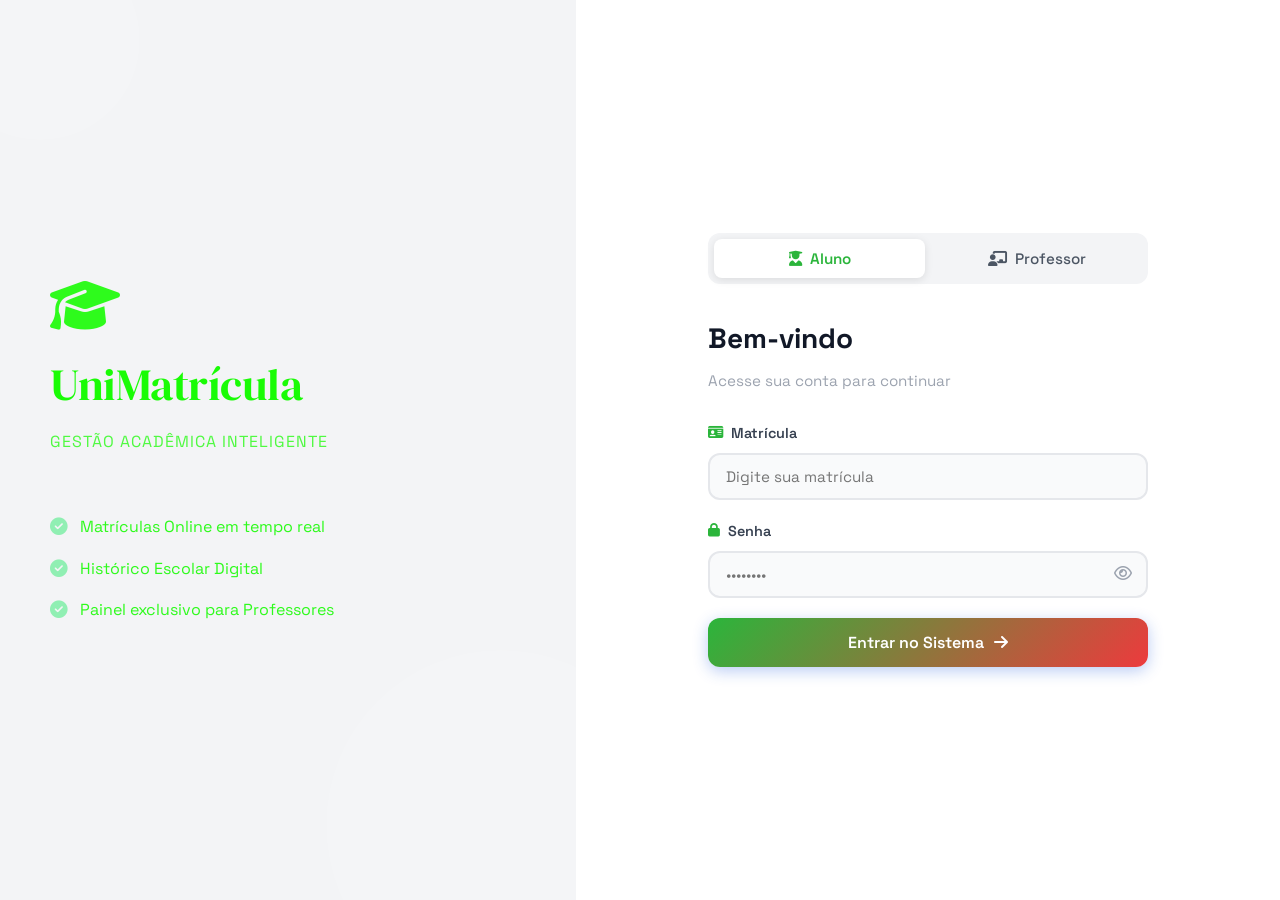
<file: frontend/index.html>
<!DOCTYPE html>
<html lang="pt-BR">
<head>
    <meta charset="UTF-8">
    <meta name="viewport" content="width=device-width, initial-scale=1.0">
    <title>UniMatrícula — Sistema Acadêmico</title>
    
    <link href="https://fonts.googleapis.com/css2?family=DM+Serif+Display&family=Space+Grotesk:wght@300;400;500;600;700&display=swap" rel="stylesheet">
    
    <link rel="stylesheet" href="https://cdnjs.cloudflare.com/ajax/libs/font-awesome/6.4.0/css/all.min.css">
    
    <link rel="stylesheet" href="aula.css">
</head>
<body>

    <section id="tela-login" class="tela ativa">
        
        <div class="login-esquerda">
            <div class="decoracao-circulo c1"></div>
            <div class="decoracao-circulo c2"></div>
            
            <div class="login-brand">
                <i class="fas fa-graduation-cap icone-brand"></i>
                <h1 class="nome-sistema">UniMatrícula</h1>
                <p class="slogan">GESTÃO ACADÊMICA INTELIGENTE</p>
            </div>

            <div class="login-info">
                <div class="info-item"><i class="fas fa-check-circle"></i> Matrículas Online em tempo real</div>
                <div class="info-item"><i class="fas fa-check-circle"></i> Histórico Escolar Digital</div>
                <div class="info-item"><i class="fas fa-check-circle"></i> Painel exclusivo para Professores</div>
            </div>
        </div>

        <div class="login-direita">
            <div class="login-card">
                <div class="tipo-usuario-selector">
                    <button class="btn-tipo ativo" id="btn-tipo-aluno" onclick="setTipoUsuario('aluno')">
                        <i class="fas fa-user-graduate"></i> Aluno
                    </button>
                    <button class="btn-tipo" id="btn-tipo-prof" onclick="setTipoUsuario('professor')">
                        <i class="fas fa-chalkboard-teacher"></i> Professor
                    </button>
                </div>

                <h2 class="login-titulo">Bem-vindo</h2>
                <p class="login-subtitulo">Acesse sua conta para continuar</p>

                <form id="form-login">
                    <div class="campo-form">
                        <label for="login-matricula"><i class="fas fa-id-card"></i> Matrícula</label>
                        <input type="text" id="login-matricula" placeholder="Digite sua matrícula" required>
                    </div>

                    <div class="campo-form">
                        <label for="login-senha"><i class="fas fa-lock"></i> Senha</label>
                        <div class="input-senha-wrapper">
                            <input type="password" id="login-senha" placeholder="••••••••" required>
                            <button type="button" class="btn-olho" onclick="toggleSenha()">
                                <i class="far fa-eye"></i>
                            </button>
                        </div>
                    </div>

                    <button type="submit" class="btn-entrar">
                        <span>Entrar no Sistema</span> <i class="fas fa-arrow-right"></i>
                    </button>
                </form>

                </div>
        </div>
    </section>

    <section id="dashboard" class="tela">
        <nav class="navbar">
            <div class="navbar-brand">
                <i class="fas fa-graduation-cap"></i> <span>UniMatrícula</span>
            </div>
            <div class="navbar-usuario">
                <div class="avatar-usuario" id="avatar-sigla">?</div>
                <span id="nome-usuario-display">Usuário</span>
                <button class="btn-sair" onclick="logout()">
                    <i class="fas fa-sign-out-alt"></i> Sair
                </button>
            </div>
        </nav>

        <main class="dashboard-main">
            <header class="dashboard-header">
                <div>
                    <h2 id="saudacao-usuario">Olá, Aluno!</h2>
                    <p>Bem-vindo ao seu portal acadêmico.</p>
                </div>
            </header>

            <div class="cards-stats" id="container-stats">
                </div>

            <div class="tabs-container">
                <div class="tabs-menu" id="menu-abas">
                    <button class="tab-btn ativa" onclick="mudarAba('matriculas', this)">
                        <i class="fas fa-list-alt"></i> Minhas Matrículas
                    </button>
                    <button class="tab-btn" onclick="mudarAba('disponiveis', this)">
                        <i class="fas fa-plus-circle"></i> Disciplinas Disponíveis
                    </button>
                    <button class="tab-btn" onclick="mudarAba('historico', this)">
                        <i class="fas fa-history"></i> Histórico
                    </button>
                    <button id="btn-aba-cadastro" class="tab-btn" onclick="mudarAba('cadastro', this)" style="display: none;">
                        <i class="fas fa-user-plus"></i> Novo Cadastro
                    </button>
                </div>

                <div id="aba-conteudo-dinamico" class="tab-conteudo ativa">
                    </div>
            </div>
        </main>
    </section>

    <script src="script.js"></script>
</body>
</html>
</file>
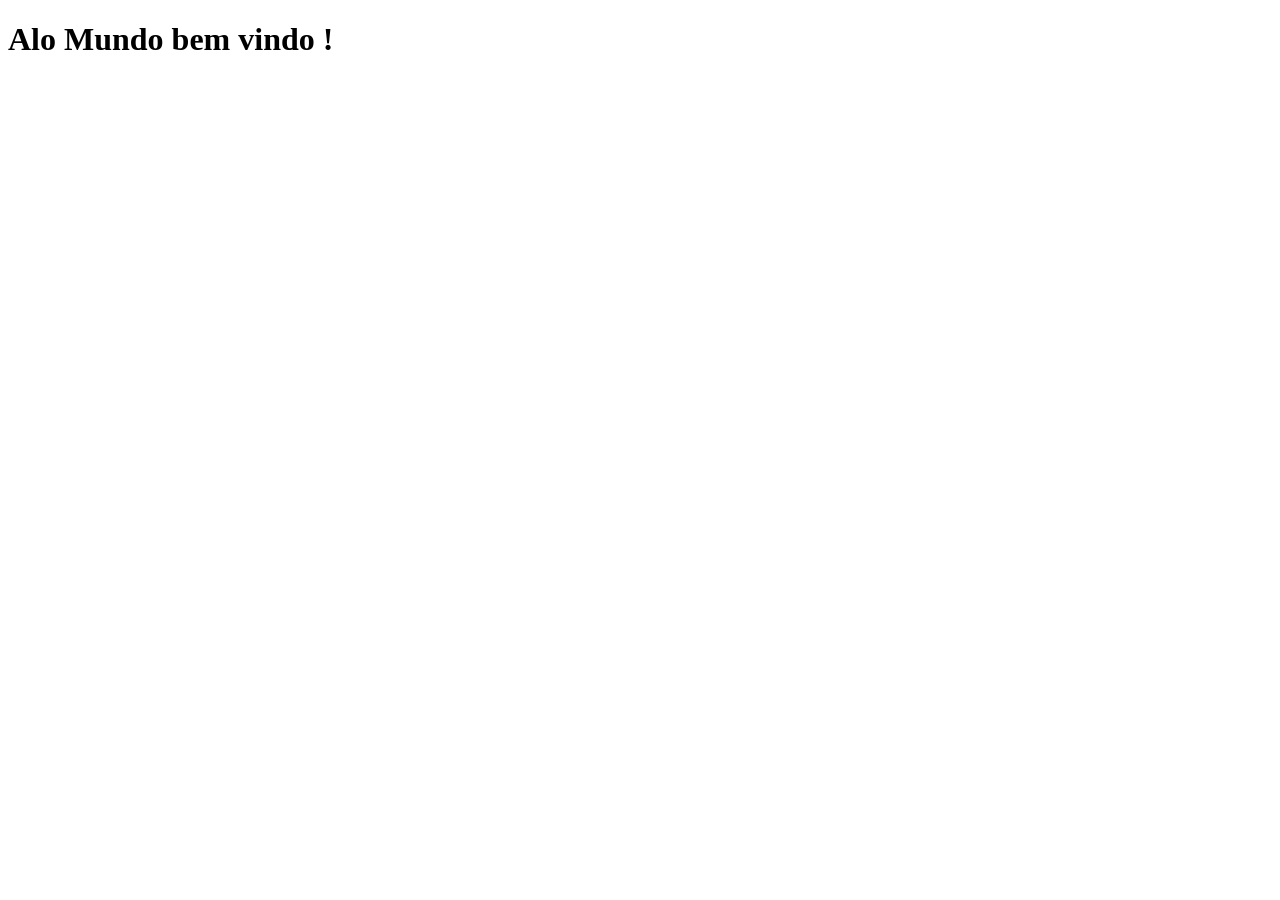
<file: Idex.html>
<!DOCTYPE html>
<html lang="pt-BR">
<head>
  <meta charset="UTF-8">
  <title>bem vindo </title>
</head>
<body>
  <script>
    document.body.innerHTML = "<h1>Alo Mundo bem vindo !</h1>";
  </script>
</body>
</html>
</file>
<file: frontend/aula.css>
/*
  ============================================================
  SISTEMA DE MATRÍCULA ACADÊMICA
  Arquivo: style.css
  
  O QUE É CSS?
  CSS (Cascading Style Sheets) é a linguagem de estilização.
  Enquanto o HTML define a ESTRUTURA, o CSS define a APARÊNCIA:
  cores, tamanhos, fontes, espaçamentos, animações, etc.
  
  SINTAXE BÁSICA DO CSS:
  
  seletor {
    propriedade: valor;
  }
  
  Exemplo:
  h1 {
    color: blue;       → cor do texto
    font-size: 32px;   → tamanho da fonte
  }
  
  TIPOS DE SELETORES:
  .classe     → seleciona elementos com aquela classe
  #id         → seleciona o elemento com aquele id
  tag         → seleciona todas as tags daquele tipo
  tag .classe → seleciona .classe DENTRO de tag
  ============================================================
*/


/* ============================================================
   1. VARIÁVEIS CSS (CUSTOM PROPERTIES)
   Variáveis permitem definir valores reutilizáveis.
   São declaradas no :root (elemento raiz = <html>).
   Use var(--nome-variavel) para utilizá-las.
   ============================================================ */
:root {
  /* Cores principais */
  --primaria: #2bb53b;           /* Azul principal */
  --primaria-escura: #ed3740;    /* Azul mais escuro (hover) */
  --primaria-clara: #eaeff5;     /* Azul bem claro (fundo) */

  --secundaria: #ed3a3d;         /* Roxo */
  --secundaria-clara: #1b59b1;   /* Roxo claro */

  --sucesso: #05b47c;            /* Verde */
  --sucesso-clara: #e0166d;      /* Verde claro */

  --alerta: #ea8006;             /* Laranja */
  --alerta-clara: #fef3c7;       /* Laranja claro */

  --perigo: #e40d0d;             /* Vermelho */
  --perigo-clara: #fee2e2;       /* Vermelho claro */

  /* Escala de cinzas */
  --cinza-50: #f9fafb;
  --cinza-100: #f3f4f6;
  --cinza-200: #e5e7eb;
  --cinza-400: #9ca3af;
  --cinza-600: #4b5563;
  --cinza-700: #374151;
  --cinza-900: #111827;

  /* Tipografia */
  --fonte-principal: 'Space Grotesk', sans-serif;
  --fonte-titulo: 'DM Serif Display', serif;

  /* Espaçamentos */
  --radius: 12px;          /* Arredondamento dos cantos */
  --radius-grande: 20px;   /* Arredondamento maior */
  --sombra: 0 4px 20px rgba(0, 0, 0, 0.08);  /* Sombra padrão */
  --sombra-forte: 0 10px 40px rgba(0, 0, 0, 0.15); /* Sombra mais forte */

  /* Transição padrão para animações */
  --transicao: 0.3s ease;
}


/* ============================================================
   2. RESET E ESTILOS BASE
   O "reset" remove estilos padrão dos navegadores
   para ter controle total sobre a aparência.
   ============================================================ */

/* * seleciona TODOS os elementos da página */
* {
  margin: 0;           /* Remove margens padrão */
  padding: 0;          /* Remove espaçamentos internos padrão */
  box-sizing: border-box; /* padding e border NÃO aumentam o tamanho do elemento */
}

body {
  font-family: var(--fonte-principal); /* Fonte definida na variável */
  background-color: var(--cinza-100);  /* Fundo levemente cinza */
  color: var(--cinza-900);             /* Texto escuro por padrão */
  line-height: 1.6;   /* Espaçamento entre linhas (160% do tamanho da fonte) */
  min-height: 100vh;  /* Altura mínima = 100% da tela (viewport height) */
}


/* ============================================================
   3. CONTROLE DE TELAS
   O sistema tem 3 telas: login, dashboard aluno, dashboard prof.
   Apenas a tela com classe "ativa" fica visível.
   ============================================================ */

/* Todas as .tela ficam escondidas por padrão */
.tela {
  display: none; /* display:none remove o elemento do fluxo visual */
}

/* Apenas a tela com classe .ativa é exibida */
.tela.ativa {
  display: block; /* display:block torna o elemento visível */
}


/* ============================================================
   4. TELA DE LOGIN
   Layout dividido em duas colunas: esquerda (info) e direita (form)
   ============================================================ */

/* Container principal do login */
#tela-login {
  /*
    display: flex → ativa o Flexbox, sistema de layout moderno
    O Flexbox organiza os filhos em linha ou coluna
  */
  display: flex;
  min-height: 100vh; /* Ocupa toda a altura da tela */
}

/* Painel esquerdo do login (azul com informações) */
.login-esquerda {
  width: 45%;          /* Ocupa 45% da largura */
  background: linear-gradient(135deg, #041617 0%, #021010 100%);
  background-image: url(https://udi-s.sfo3.cdn.digitaloceanspaces.com/uploads/images/Sorbonne-Universit.jpg);
  background-size: cover;
  background-repeat: no-repeat;
  /*
    linear-gradient cria um degradê.
    135deg → ângulo do degradê (diagonal)
    #1a56db → cor inicial (azul)
    #7c3aed → cor final (roxo)
  */
  padding: 60px 50px;   /* Espaçamento interno: 60px em cima/baixo, 50px esquerda/direita */
  display: flex;
  flex-direction: column; /* Organiza filhos em coluna (vertical) */
  justify-content: center; /* Centraliza verticalmente */
  color: rgb(25, 252, 5);
  position: relative;    /* Necessário para posicionar elementos filhos com position:absolute */
  overflow: hidden;      /* Esconde conteúdo que ultrapassa as bordas */
}

/* Logo e nome do sistema */
.login-brand {
  margin-bottom: 60px;
}

.icone-brand {
  font-size: 3.5rem;  /* rem é relativo ao tamanho da fonte raiz (geralmente 16px) */
  margin-bottom: 16px;
  display: block;     /* display:block coloca o ícone em sua própria linha */
  opacity: 0.9;
}

.nome-sistema {
  font-family: var(--fonte-titulo);
  font-size: 2.8rem;
  font-weight: 400; /* peso da fonte (400 = normal, 700 = bold) */
  letter-spacing: -0.5px; /* espaçamento entre letras */
  margin-bottom: 8px;
}

.slogan {
  font-size: 1rem;
  opacity: 0.75; /* transparência (0 = invisível, 1 = opaco) */
  letter-spacing: 1px;
  text-transform: uppercase; /* transforma em maiúsculas */
}

/* Lista de benefícios/funcionalidades */
.login-info {
  display: flex;
  flex-direction: column;
  gap: 16px; /* gap cria espaçamento entre os filhos no flexbox/grid */
}

.info-item {
  display: flex;
  align-items: center; /* alinha itens no centro vertical */
  gap: 12px;
  font-size: 1rem;
  opacity: 0.9;
}

.info-item i {
  font-size: 1.1rem;
  color: #86efac; /* verde claro */
  flex-shrink: 0; /* impede que o ícone diminua */
}

/* Círculos decorativos no fundo (efeito visual) */
.decoracao-circulo {
  position: absolute; /* posiciona em relação ao pai (login-esquerda) */
  border-radius: 50%; /* torna o elemento circular */
  background: rgba(255, 255, 255, 0.05); /* branco semi-transparente */
}

/* Círculo grande */
.decoracao-circulo.c1 {
  width: 350px;
  height: 350px;
  bottom: -100px;
  right: -100px;
}

/* Círculo menor */
.decoracao-circulo.c2 {
  width: 200px;
  height: 200px;
  top: -60px;
  left: -60px;
}


/* Painel direito do login (formulário) */
.login-direita {
  width: 55%;  /* Ocupa os 55% restantes */
  display: flex;
  align-items: center;     /* Centraliza verticalmente */
  justify-content: center; /* Centraliza horizontalmente */
  padding: 40px;
  background: white;
}

/* Card do formulário de login */
.login-card {
  width: 100%;
  max-width: 440px; /* Largura máxima do card */
}

/* Seletor Aluno / Professor */
.tipo-usuario-selector {
  display: flex;
  background: var(--cinza-100);
  border-radius: var(--radius);
  padding: 6px;
  margin-bottom: 32px;
  gap: 6px;
}

.btn-tipo {
  flex: 1; /* cada botão ocupa espaço igual */
  padding: 10px;
  border: none; /* remove borda padrão */
  border-radius: 8px;
  background: transparent; /* fundo transparente */
  color: var(--cinza-600);
  font-family: var(--fonte-principal);
  font-size: 0.95rem;
  font-weight: 500;
  cursor: pointer; /* cursor de mãozinha ao passar sobre o botão */
  display: flex;
  align-items: center;
  justify-content: center;
  gap: 8px;
  transition: var(--transicao); /* animação suave ao mudar de estado */
}

/* Estado ativo do botão de tipo */
.btn-tipo.ativo {
  background: white;
  color: var(--primaria);
  box-shadow: 0 2px 8px rgba(0, 0, 0, 0.1); /* sombra */
  font-weight: 600;
}

/* Título do formulário de login */
.login-titulo {
  font-size: 1.75rem;
  font-weight: 700;
  color: var(--cinza-900);
  margin-bottom: 8px;
}

.login-subtitulo {
  color: var(--cinza-400);
  font-size: 0.95rem;
  margin-bottom: 28px;
}


/* ============================================================
   5. CAMPOS DE FORMULÁRIO
   Estilos para <label>, <input>, <select>
   ============================================================ */

/* Container de cada campo (label + input) */
.campo-form {
  margin-bottom: 20px;
}

/* Estilo do <label> */
.campo-form label {
  display: flex;    /* ícone + texto lado a lado */
  align-items: center;
  gap: 8px;
  font-size: 0.9rem;
  font-weight: 600;
  color: var(--cinza-700);
  margin-bottom: 8px;
}

.campo-form label i {
  color: var(--primaria);
  font-size: 0.85rem;
}

/* Estilo dos campos <input> e <select> */
.campo-form input,
.campo-form select {
  width: 100%;   /* ocupa toda a largura do pai */
  padding: 12px 16px;
  border: 2px solid var(--cinza-200); /* borda inicial */
  border-radius: var(--radius);
  font-family: var(--fonte-principal);
  font-size: 0.95rem;
  color: var(--cinza-900);
  background: var(--cinza-50);
  transition: var(--transicao);
  outline: none; /* remove o contorno padrão do navegador */
}

/*
  :focus é uma pseudo-classe que aplica estilos quando
  o elemento está em foco (o usuário clicou nele ou navegou com Tab).
*/
.campo-form input:focus,
.campo-form select:focus {
  border-color: var(--primaria);
  background: white;
  box-shadow: 0 0 0 3px var(--primaria-clara); /* anel de foco */
}

/* Wrapper do campo de senha (input + botão de olho) */
.input-senha-wrapper {
  position: relative; /* para posicionar o botão do olho */
}

.input-senha-wrapper input {
  width: 100%;
  padding-right: 48px; /* espaço para o ícone do olho */
}

/* Botão de mostrar/ocultar senha */
.btn-olho {
  position: absolute; /* posiciona em relação ao wrapper */
  right: 12px;
  top: 50%;
  transform: translateY(-50%); /* centraliza verticalmente */
  background: none;
  border: none;
  color: var(--cinza-400);
  cursor: pointer;
  padding: 4px;
  font-size: 1rem;
  transition: color var(--transicao);
}

.btn-olho:hover {
  color: var(--primaria);
}

/* Mensagem de erro no formulário */
.msg-erro {
  background: var(--perigo-clara);
  color: var(--perigo);
  padding: 12px 16px;
  border-radius: var(--radius);
  font-size: 0.9rem;
  margin-bottom: 16px;
  display: flex;
  align-items: center;
  gap: 8px;
  border-left: 4px solid var(--perigo); /* borda colorida à esquerda */
}

/* Mensagem de sucesso */
.msg-sucesso {
  background: var(--sucesso-clara);
  color: var(--sucesso);
  padding: 16px 20px;
  border-radius: var(--radius);
  font-size: 0.95rem;
  display: flex;
  align-items: center;
  gap: 10px;
  border-left: 4px solid var(--sucesso);
  margin-top: 16px;
}

/* Botão principal "Entrar" */
.btn-entrar {
  width: 100%;
  padding: 14px;
  background: linear-gradient(135deg, var(--primaria), var(--secundaria));
  color: white;
  border: none;
  border-radius: var(--radius);
  font-family: var(--fonte-principal);
  font-size: 1rem;
  font-weight: 600;
  cursor: pointer;
  display: flex;
  align-items: center;
  justify-content: center;
  gap: 10px;
  transition: var(--transicao);
  box-shadow: 0 4px 15px rgba(26, 86, 219, 0.3);
}

/*
  :hover é uma pseudo-classe que aplica estilos
  quando o mouse está sobre o elemento.
*/
.btn-entrar:hover {
  transform: translateY(-2px); /* sobe 2px ao passar o mouse */
  box-shadow: 0 6px 20px rgba(26, 86, 219, 0.4);
}

/* Caixa de dica de login (para fins didáticos) */
.dica-login {
  margin-top: 20px;
  padding: 16px;
  background: var(--cinza-50);
  border-radius: var(--radius);
  border: 1px dashed var(--cinza-200);
  font-size: 0.82rem;
  color: var(--cinza-600);
  line-height: 1.8;
}

.dica-login code {
  background: var(--primaria-clara);
  color: var(--primaria);
  padding: 2px 6px;
  border-radius: 4px;
  font-size: 0.85rem;
}

.dica-login hr {
  border: none;
  border-top: 1px solid var(--cinza-200);
  margin: 8px 0;
}


/* ============================================================
   6. BARRA DE NAVEGAÇÃO (NAVBAR)
   ============================================================ */

.navbar {
  background: white;
  padding: 0 32px;
  height: 64px;
  display: flex;
  align-items: center;
  justify-content: space-between; /* empurra itens para as extremidades */
  box-shadow: 0 2px 10px rgba(0, 0, 0, 0.08);
  position: sticky; /* fica fixo no topo ao rolar a página */
  top: 0;
  z-index: 100; /* empilhamento: fica acima de outros elementos */
}

/* Navbar do professor tem cor diferente */
.navbar-prof {
  background: linear-gradient(90deg, #1e1b4b, #4c1d95);
  color: white;
}

.navbar-prof .navbar-brand,
.navbar-prof .navbar-brand span,
.navbar-prof .navbar-usuario span {
  color: white;
}

/* Logo/nome na navbar */
.navbar-brand {
  display: flex;
  align-items: center;
  gap: 10px;
  font-weight: 700;
  font-size: 1.1rem;
  color: var(--primaria);
}

.navbar-brand i {
  font-size: 1.4rem;
}

/* Área do usuário (avatar + nome + botão sair) */
.navbar-usuario {
  display: flex;
  align-items: center;
  gap: 12px;
  color: var(--cinza-700);
  font-weight: 500;
}

/* Avatar circular do usuário */
.avatar-usuario {
  width: 38px;
  height: 38px;
  background: var(--primaria-clara);
  color: var(--primaria);
  border-radius: 50%;
  display: flex;
  align-items: center;
  justify-content: center;
  font-size: 1rem;
}

/* Avatar do professor com cor diferente */
.avatar-usuario.prof {
  background: var(--secundaria-clara);
  color: var(--secundaria);
}

/* Botão de sair */
.btn-sair {
  padding: 8px 16px;
  background: var(--perigo-clara);
  color: var(--perigo);
  border: none;
  border-radius: 8px;
  font-family: var(--fonte-principal);
  font-size: 0.85rem;
  font-weight: 600;
  cursor: pointer;
  display: flex;
  align-items: center;
  gap: 6px;
  transition: var(--transicao);
}

.btn-sair:hover {
  background: var(--perigo);
  color: white;
}


/* ============================================================
   7. CONTEÚDO PRINCIPAL DO DASHBOARD
   ============================================================ */

.dashboard-main {
  max-width: 1200px;   /* largura máxima do conteúdo */
  margin: 0 auto;      /* centraliza horizontalmente */
  padding: 32px 24px;
}

/* Cabeçalho do dashboard */
.dashboard-header {
  display: flex;
  align-items: center;
  justify-content: space-between;
  margin-bottom: 32px;
  flex-wrap: wrap; /* permite quebrar linha em telas menores */
  gap: 16px;
}

.dashboard-header h2 {
  font-size: 1.8rem;
  font-weight: 700;
  color: var(--cinza-900);
  margin-bottom: 4px;
}

.dashboard-header p {
  color: var(--cinza-400);
  font-size: 0.95rem;
}

/* Badge de matrícula */
.badge-matricula {
  background: white;
  border: 2px solid var(--primaria-clara);
  color: var(--primaria);
  padding: 10px 20px;
  border-radius: 50px; /* totalmente arredondado (pílula) */
  font-weight: 600;
  font-size: 0.9rem;
  display: flex;
  align-items: center;
  gap: 8px;
  white-space: nowrap; /* não quebra linha */
}

.badge-matricula.prof {
  border-color: var(--secundaria-clara);
  color: var(--secundaria);
}


/* ============================================================
   8. CARDS DE ESTATÍSTICAS
   Organizados em grid (4 colunas)
   ============================================================ */

.cards-stats {
  /*
    display: grid → ativa o CSS Grid
    grid-template-columns: repeat(4, 1fr)
      → cria 4 colunas de tamanho igual (1fr = 1 fração)
    gap: 20px → espaçamento entre as células
  */
  display: grid;
  grid-template-columns: repeat(4, 1fr);
  gap: 20px;
  margin-bottom: 32px;
}

/* Card individual */
.stat-card {
  background: white;
  border-radius: var(--radius-grande);
  padding: 24px;
  display: flex;
  align-items: center;
  gap: 16px;
  box-shadow: var(--sombra);
  border-left: 4px solid; /* borda colorida à esquerda */
  transition: var(--transicao);
}

.stat-card:hover {
  transform: translateY(-3px);
  box-shadow: var(--sombra-forte);
}

/* Cores dos cards de estatísticas */
.stat-card.azul { border-left-color: var(--primaria); }
.stat-card.verde { border-left-color: var(--sucesso); }
.stat-card.laranja { border-left-color: var(--alerta); }
.stat-card.roxo { border-left-color: var(--secundaria); }

/* Ícone do card */
.stat-icone {
  width: 50px;
  height: 50px;
  border-radius: 12px;
  display: flex;
  align-items: center;
  justify-content: center;
  font-size: 1.3rem;
  flex-shrink: 0;
}

.stat-card.azul .stat-icone { background: var(--primaria-clara); color: var(--primaria); }
.stat-card.verde .stat-icone { background: var(--sucesso-clara); color: var(--sucesso); }
.stat-card.laranja .stat-icone { background: var(--alerta-clara); color: var(--alerta); }
.stat-card.roxo .stat-icone { background: var(--secundaria-clara); color: var(--secundaria); }

/* Número grande do card */
.stat-numero {
  display: block;
  font-size: 1.8rem;
  font-weight: 700;
  color: var(--cinza-900);
  line-height: 1;
}

/* Label do card */
.stat-label {
  display: block;
  font-size: 0.8rem;
  color: var(--cinza-400);
  margin-top: 4px;
  font-weight: 500;
}


/* ============================================================
   9. SISTEMA DE ABAS (TABS)
   ============================================================ */

.tabs-container {
  background: white;
  border-radius: var(--radius-grande);
  box-shadow: var(--sombra);
  overflow: hidden;
}

/* Menu de botões das abas */
.tabs-menu {
  display: flex;
  background: var(--cinza-50);
  border-bottom: 2px solid var(--cinza-200);
  overflow-x: auto; /* permite rolar horizontalmente em telas pequenas */
}

/* Botão de aba individual */
.tab-btn {
  padding: 14px 24px;
  background: none;
  border: none;
  font-family: var(--fonte-principal);
  font-size: 0.9rem;
  font-weight: 500;
  color: var(--cinza-600);
  cursor: pointer;
  white-space: nowrap;
  border-bottom: 3px solid transparent; /* borda invisível (espaço reservado) */
  margin-bottom: -2px; /* compensa o border-bottom do container */
  transition: var(--transicao);
  display: flex;
  align-items: center;
  gap: 8px;
}

.tab-btn:hover {
  color: var(--primaria);
  background: white;
}

/* Aba ativa */
.tab-btn.ativa {
  color: var(--primaria);
  background: white;
  border-bottom-color: var(--primaria); /* linha azul embaixo */
  font-weight: 600;
}

/* Conteúdo de cada aba */
.tab-conteudo {
  display: none; /* escondido por padrão */
  padding: 28px;
  animation: fadeIn 0.3s ease; /* animação de entrada */
}

/* Aba ativa → visível */
.tab-conteudo.ativa {
  display: block;
}

/*
  @keyframes define uma animação CSS.
  "fadeIn" vai de opacity 0 para opacity 1 (aparece gradualmente)
*/
@keyframes fadeIn {
  from { opacity: 0; transform: translateY(8px); }
  to { opacity: 1; transform: translateY(0); }
}

/* Título de seção dentro das abas */
.secao-titulo {
  font-size: 1.1rem;
  font-weight: 600;
  color: var(--cinza-700);
  margin-bottom: 20px;
  display: flex;
  align-items: center;
  gap: 10px;
}

.secao-titulo i {
  color: var(--primaria);
}


/* ============================================================
   10. TABELAS DE DADOS
   ============================================================ */

/* Wrapper com scroll horizontal para telas pequenas */
.tabela-wrapper {
  overflow-x: auto;
  border-radius: var(--radius);
  border: 1px solid var(--cinza-200);
}

/* Tabela */
.tabela-dados {
  width: 100%;
  border-collapse: collapse; /* remove espaço entre células */
  font-size: 0.9rem;
}

/* Células do cabeçalho */
.tabela-dados th {
  padding: 12px 16px;
  text-align: left; /* alinha texto à esquerda */
  background: var(--cinza-50);
  color: var(--cinza-600);
  font-weight: 600;
  font-size: 0.8rem;
  text-transform: uppercase;
  letter-spacing: 0.5px;
  border-bottom: 2px solid var(--cinza-200);
  white-space: nowrap;
}

/* Células de dados */
.tabela-dados td {
  padding: 14px 16px;
  border-bottom: 1px solid var(--cinza-100);
  color: var(--cinza-700);
  vertical-align: middle; /* alinha conteúdo no meio vertical */
}

/* Efeito hover nas linhas */
.tabela-dados tbody tr:hover {
  background: var(--cinza-50);
}

/* Remove borda da última linha */
.tabela-dados tbody tr:last-child td {
  border-bottom: none;
}

/* Badges de status */
.badge-status {
  padding: 4px 12px;
  border-radius: 50px;
  font-size: 0.78rem;
  font-weight: 600;
  display: inline-flex;
  align-items: center;
  gap: 5px;
}

.badge-status.aprovado { background: var(--sucesso-clara); color: var(--sucesso); }
.badge-status.cursando { background: var(--primaria-clara); color: var(--primaria); }
.badge-status.reprovado { background: var(--perigo-clara); color: var(--perigo); }
.badge-status.recuperacao { background: var(--alerta-clara); color: var(--alerta); }

/* Botão de ação nas tabelas */
.btn-acao {
  padding: 6px 14px;
  border: none;
  border-radius: 6px;
  font-family: var(--fonte-principal);
  font-size: 0.8rem;
  font-weight: 600;
  cursor: pointer;
  transition: var(--transicao);
  display: inline-flex;
  align-items: center;
  gap: 5px;
}

.btn-acao.cancelar {
  background: var(--perigo-clara);
  color: var(--perigo);
}

.btn-acao.cancelar:hover {
  background: var(--perigo);
  color: white;
}

.btn-acao.matricular {
  background: var(--sucesso-clara);
  color: var(--sucesso);
}

.btn-acao.matricular:hover {
  background: var(--sucesso);
  color: white;
}


/* ============================================================
   11. GRID DE DISCIPLINAS DISPONÍVEIS / TURMAS
   ============================================================ */

.grid-disciplinas {
  display: grid;
  grid-template-columns: repeat(auto-fill, minmax(280px, 1fr));
  /*
    auto-fill → cria quantas colunas couberem
    minmax(280px, 1fr) → cada coluna tem no mínimo 280px e no máximo 1fr
    Resultado: grid responsivo que se adapta ao tamanho da tela!
  */
  gap: 20px;
}

/* Card de disciplina disponível */
.card-disciplina {
  background: white;
  border-radius: var(--radius-grande);
  padding: 24px;
  border: 2px solid var(--cinza-200);
  transition: var(--transicao);
  position: relative;
  overflow: hidden;
}

.card-disciplina:hover {
  border-color: var(--primaria);
  box-shadow: var(--sombra-forte);
  transform: translateY(-3px);
}

/* Topo colorido do card */
.card-disciplina::before {
  /*
    ::before é um pseudo-elemento: cria um elemento visual
    sem precisar de HTML adicional.
    Aqui cria uma barra colorida no topo do card.
  */
  content: ''; /* obrigatório para pseudo-elementos */
  position: absolute;
  top: 0;
  left: 0;
  right: 0;
  height: 4px;
  background: linear-gradient(90deg, var(--primaria), var(--secundaria));
}

.card-disciplina h4 {
  font-size: 1rem;
  font-weight: 700;
  color: var(--cinza-900);
  margin-bottom: 8px;
  margin-top: 4px;
}

.card-disciplina .codigo {
  font-size: 0.78rem;
  color: var(--primaria);
  font-weight: 600;
  letter-spacing: 0.5px;
  text-transform: uppercase;
}

.card-disciplina .info-linha {
  display: flex;
  align-items: center;
  gap: 8px;
  font-size: 0.85rem;
  color: var(--cinza-600);
  margin-top: 8px;
}

.card-disciplina .info-linha i {
  color: var(--cinza-400);
  width: 14px;
  text-align: center;
}

/* Botão no card de disciplina */
.card-disciplina .btn-card {
  width: 100%;
  margin-top: 16px;
  padding: 10px;
  border: 2px solid var(--primaria);
  border-radius: 8px;
  background: transparent;
  color: var(--primaria);
  font-family: var(--fonte-principal);
  font-size: 0.9rem;
  font-weight: 600;
  cursor: pointer;
  transition: var(--transicao);
}

.card-disciplina .btn-card:hover {
  background: var(--primaria);
  color: white;
}

.card-disciplina .btn-card:disabled {
  border-color: var(--cinza-200);
  color: var(--cinza-400);
  cursor: not-allowed; /* cursor de proibido */
  background: var(--cinza-50);
}


/* ============================================================
   12. HISTÓRICO ACADÊMICO
   ============================================================ */

.historico-container {
  display: grid;
  grid-template-columns: 1fr 1fr;
  gap: 24px;
}

.historico-card {
  background: var(--cinza-50);
  border-radius: var(--radius);
  padding: 20px;
  border: 1px solid var(--cinza-200);
}

.historico-card h4 {
  font-size: 1rem;
  font-weight: 600;
  color: var(--cinza-700);
  margin-bottom: 16px;
  padding-bottom: 12px;
  border-bottom: 2px solid var(--cinza-200);
}

/* Gráfico de barras feito com CSS */
.grafico-barras {
  display: flex;
  align-items: flex-end;
  gap: 16px;
  height: 150px;
  padding-top: 10px;
}

.barra-grupo {
  display: flex;
  flex-direction: column;
  align-items: center;
  gap: 6px;
  flex: 1;
}

.barra {
  width: 100%;
  background: linear-gradient(to top, var(--primaria), var(--secundaria));
  border-radius: 4px 4px 0 0;
  min-height: 4px;
  /*
    transition: height → anima a mudança de altura
    Isso cria o efeito de "crescimento" da barra
  */
  transition: height 0.8s ease;
}

.barra-label {
  font-size: 0.75rem;
  color: var(--cinza-600);
  font-weight: 500;
  text-align: center;
}

.barra-valor {
  font-size: 0.8rem;
  font-weight: 700;
  color: var(--primaria);
}

/* Item do resumo do histórico */
.resumo-item {
  display: flex;
  justify-content: space-between;
  align-items: center;
  padding: 10px 0;
  border-bottom: 1px solid var(--cinza-200);
  font-size: 0.9rem;
}

.resumo-item:last-child { border-bottom: none; }

.resumo-item .label { color: var(--cinza-600); }
.resumo-item .valor { font-weight: 700; color: var(--cinza-900); }


/* ============================================================
   13. FORMULÁRIO DE LANÇAMENTO DE NOTAS (PROFESSOR)
   ============================================================ */

.form-notas-container {
  max-width: 500px;
}

.form-notas {
  background: var(--cinza-50);
  padding: 28px;
  border-radius: var(--radius-grande);
  border: 1px solid var(--cinza-200);
}


/* ============================================================
   14. MODAL DE CONFIRMAÇÃO
   Janela flutuante que aparece sobre o conteúdo principal
   ============================================================ */

/* Fundo escurecido atrás do modal */
.modal-overlay {
  position: fixed; /* fixo na tela, independente do scroll */
  top: 0;
  left: 0;
  width: 100%;
  height: 100%;
  background: rgba(0, 0, 0, 0.5); /* preto semi-transparente */
  z-index: 1000; /* fica na frente de tudo */
  display: flex;
  align-items: center;
  justify-content: center;
  animation: fadeIn 0.2s ease;
}

/* Caixa do modal */
.modal-box {
  background: white;
  border-radius: var(--radius-grande);
  padding: 40px;
  max-width: 440px;
  width: 90%;
  text-align: center;
  box-shadow: var(--sombra-forte);
  animation: slideUp 0.3s ease;
}

/* Animação de entrada do modal */
@keyframes slideUp {
  from { opacity: 0; transform: translateY(20px); }
  to { opacity: 1; transform: translateY(0); }
}

/* Ícone do modal */
.modal-icone {
  font-size: 3rem;
  margin-bottom: 16px;
}

/* Título do modal */
.modal-box h3 {
  font-size: 1.3rem;
  font-weight: 700;
  margin-bottom: 8px;
  color: var(--cinza-900);
}

/* Mensagem do modal */
.modal-box p {
  color: var(--cinza-600);
  margin-bottom: 28px;
  line-height: 1.6;
}

/* Botões do modal */
.modal-botoes {
  display: flex;
  gap: 12px;
  justify-content: center;
}

.btn-modal-cancelar {
  padding: 12px 28px;
  border: 2px solid var(--cinza-200);
  border-radius: var(--radius);
  background: white;
  color: var(--cinza-700);
  font-family: var(--fonte-principal);
  font-weight: 600;
  cursor: pointer;
  transition: var(--transicao);
}

.btn-modal-cancelar:hover {
  background: var(--cinza-100);
}

.btn-modal-confirmar {
  padding: 12px 28px;
  border: none;
  border-radius: var(--radius);
  background: var(--perigo);
  color: white;
  font-family: var(--fonte-principal);
  font-weight: 600;
  cursor: pointer;
  transition: var(--transicao);
}

.btn-modal-confirmar:hover {
  background: #b91c1c;
}

/* Cor do botão confirmar quando for para ADICIONAR (verde) */
.btn-modal-confirmar.positivo {
  background: var(--sucesso);
}

.btn-modal-confirmar.positivo:hover {
  background: #047857;
}


/* ============================================================
   15. RODAPÉ
   ============================================================ */

.rodape {
  text-align: center;
  padding: 20px;
  background: white;
  color: var(--cinza-400);
  font-size: 0.85rem;
  border-top: 1px solid var(--cinza-200);
  margin-top: 40px;
}


/* ============================================================
   16. RESPONSIVIDADE (MEDIA QUERIES)
   
   Media queries adaptam o layout para diferentes tamanhos de tela.
   @media (max-width: 768px) → aplica regras em telas <= 768px (tablets/celulares)
   ============================================================ */

@media (max-width: 900px) {
  /* Em telas menores, o login vira coluna única */
  #tela-login {
    flex-direction: column; /* empilha verticalmente */
  }

  .login-esquerda {
    width: 100%;
    padding: 40px 32px;
    min-height: auto;
  }

  .login-direita {
    width: 100%;
    padding: 32px 20px;
  }

  /* Grid de 4 colunas vira 2 colunas */
  .cards-stats {
    grid-template-columns: repeat(2, 1fr);
  }

  /* Histórico vira coluna única */
  .historico-container {
    grid-template-columns: 1fr;
  }
}

@media (max-width: 600px) {
  /* Grid de stats vira coluna única */
  .cards-stats {
    grid-template-columns: 1fr;
  }

  .dashboard-main {
    padding: 20px 16px;
  }

  .tab-conteudo {
    padding: 20px 16px;
  }

  .navbar {
    padding: 0 16px;
  }

  .navbar-brand span {
    display: none; /* esconde o nome em telas muito pequenas */
  }
}
</file>
